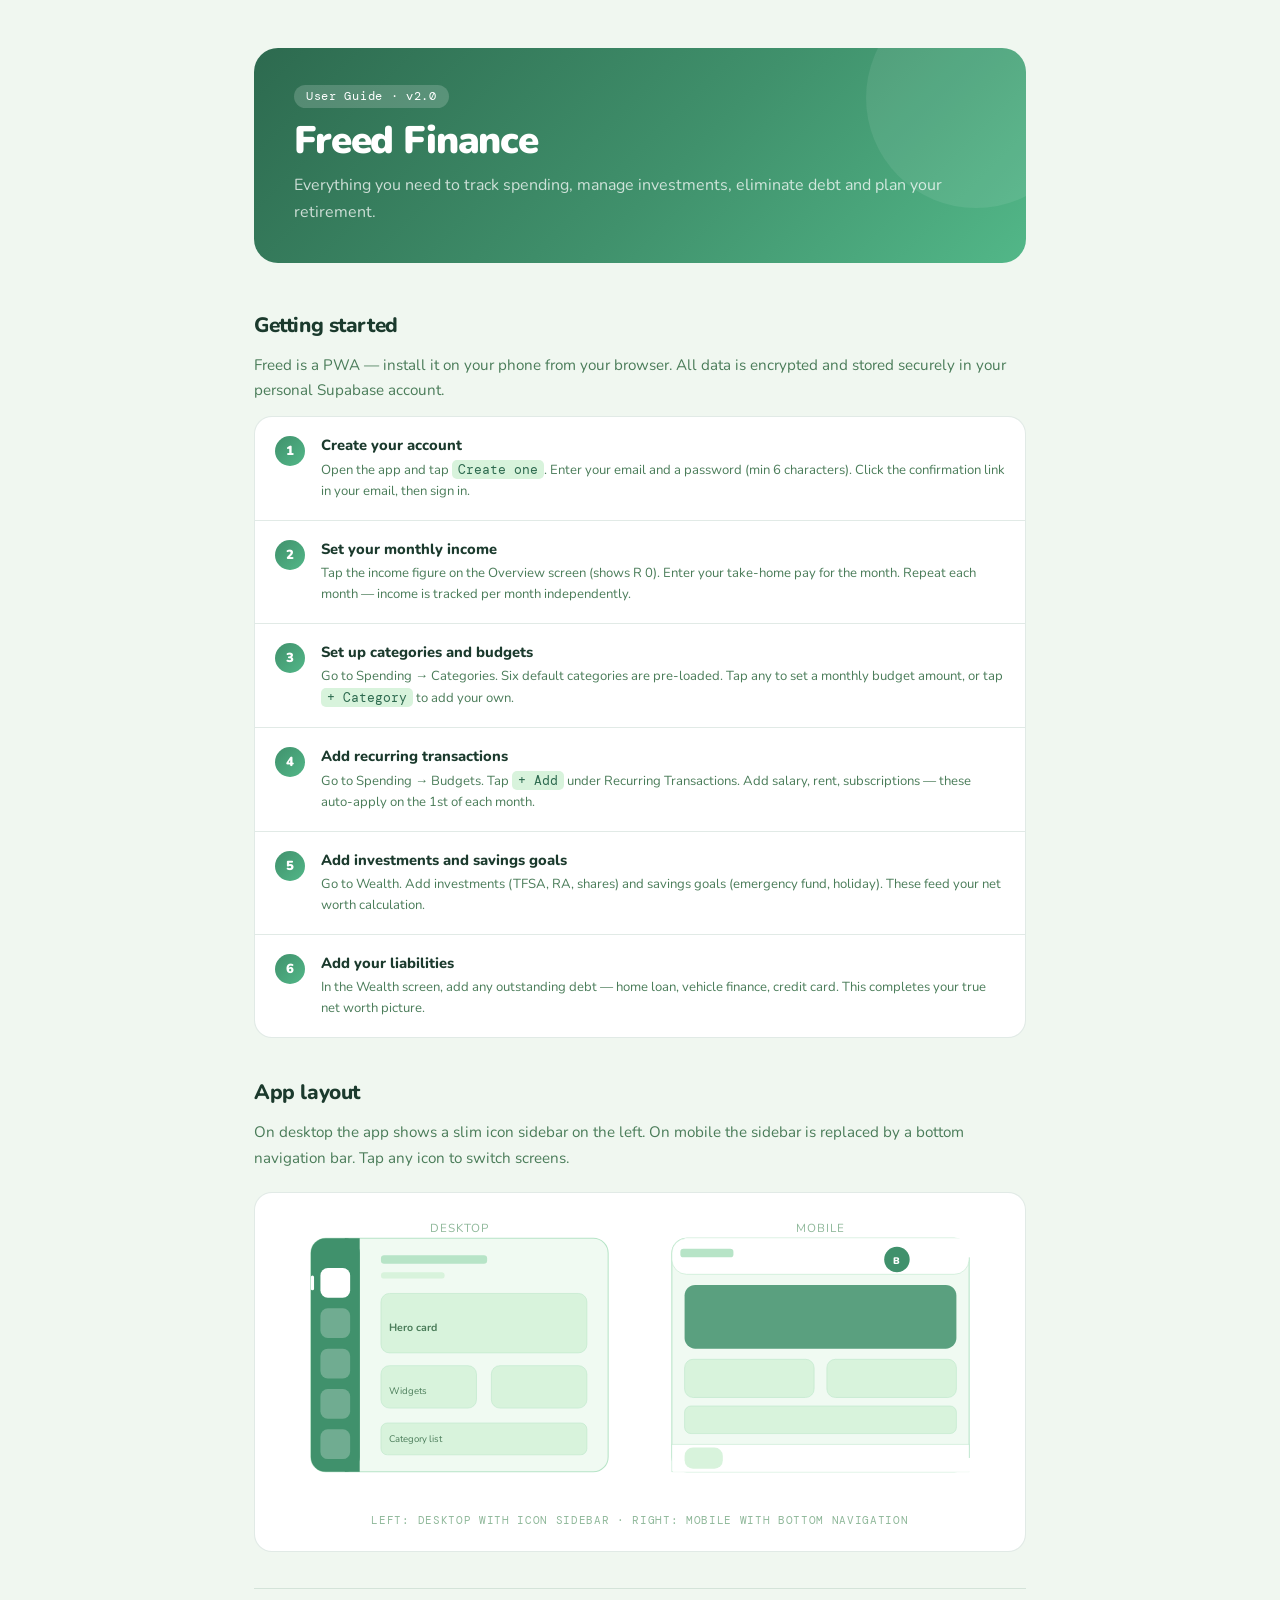
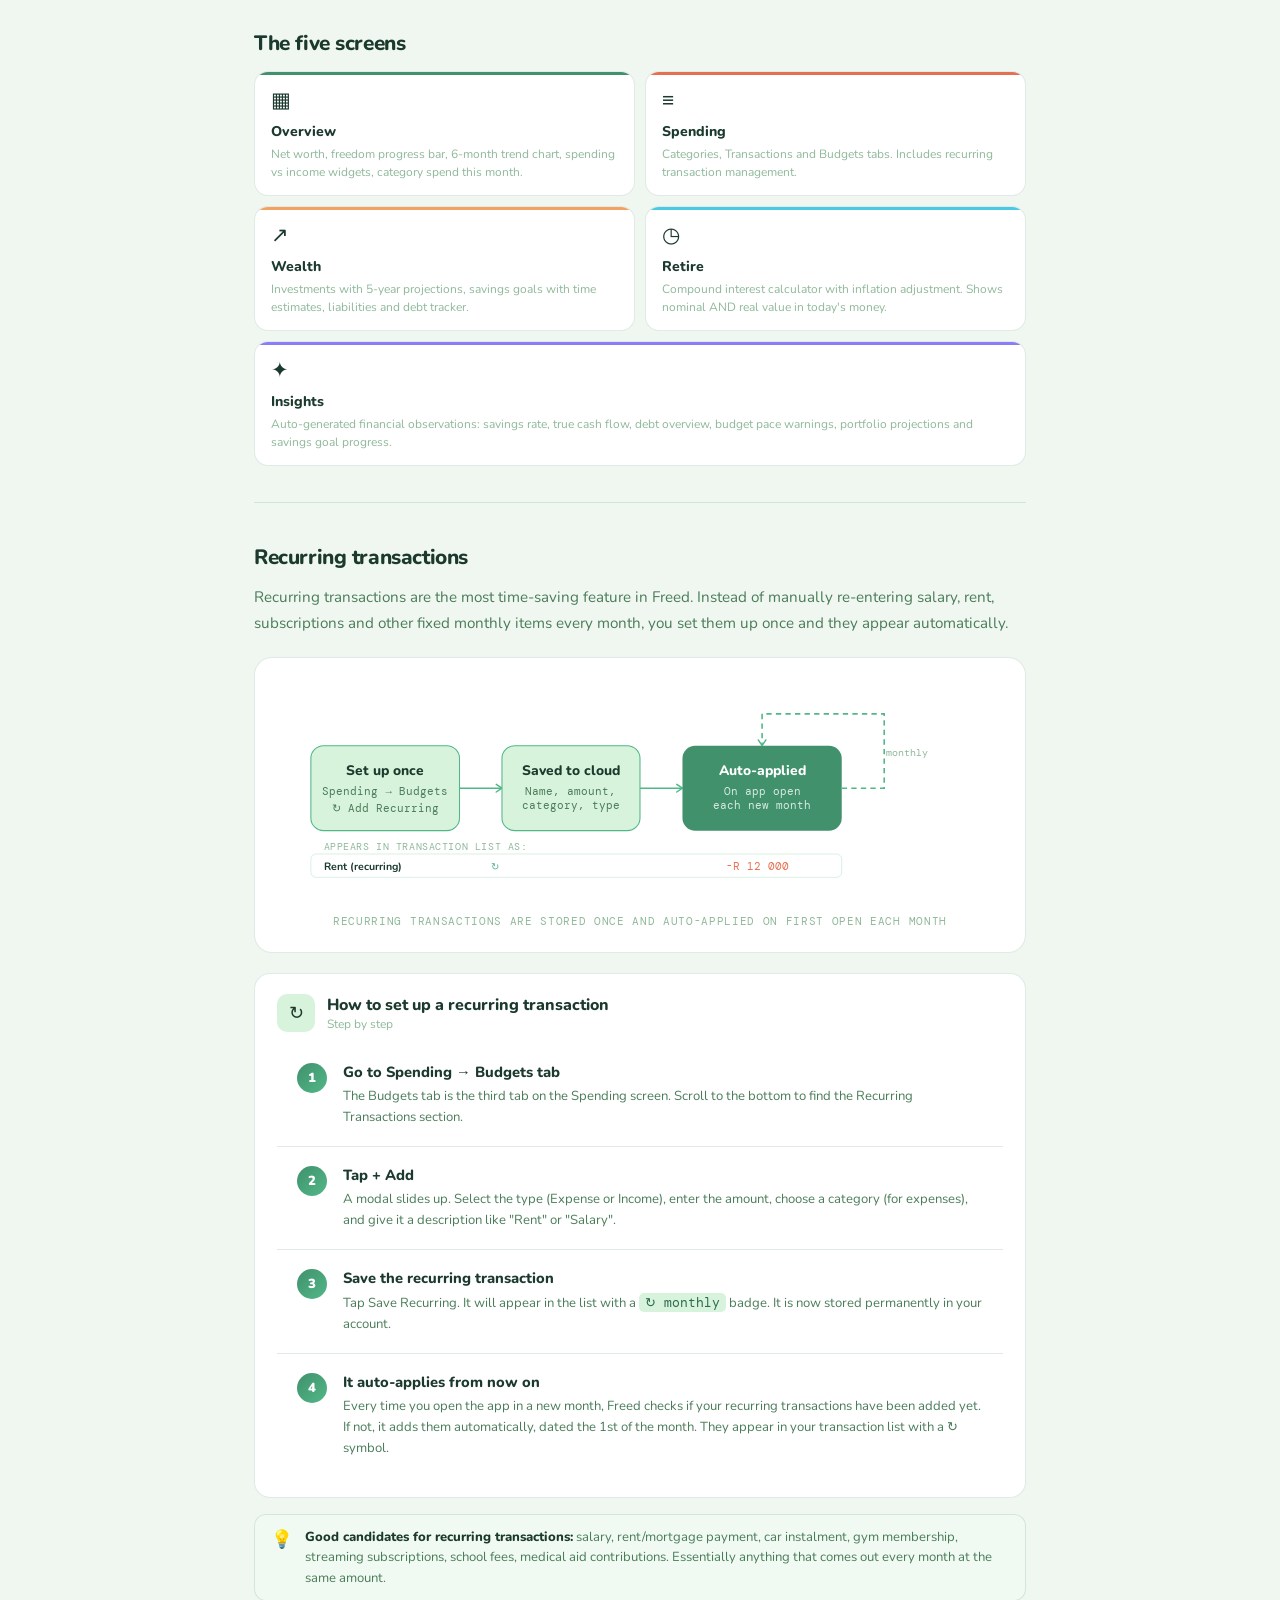
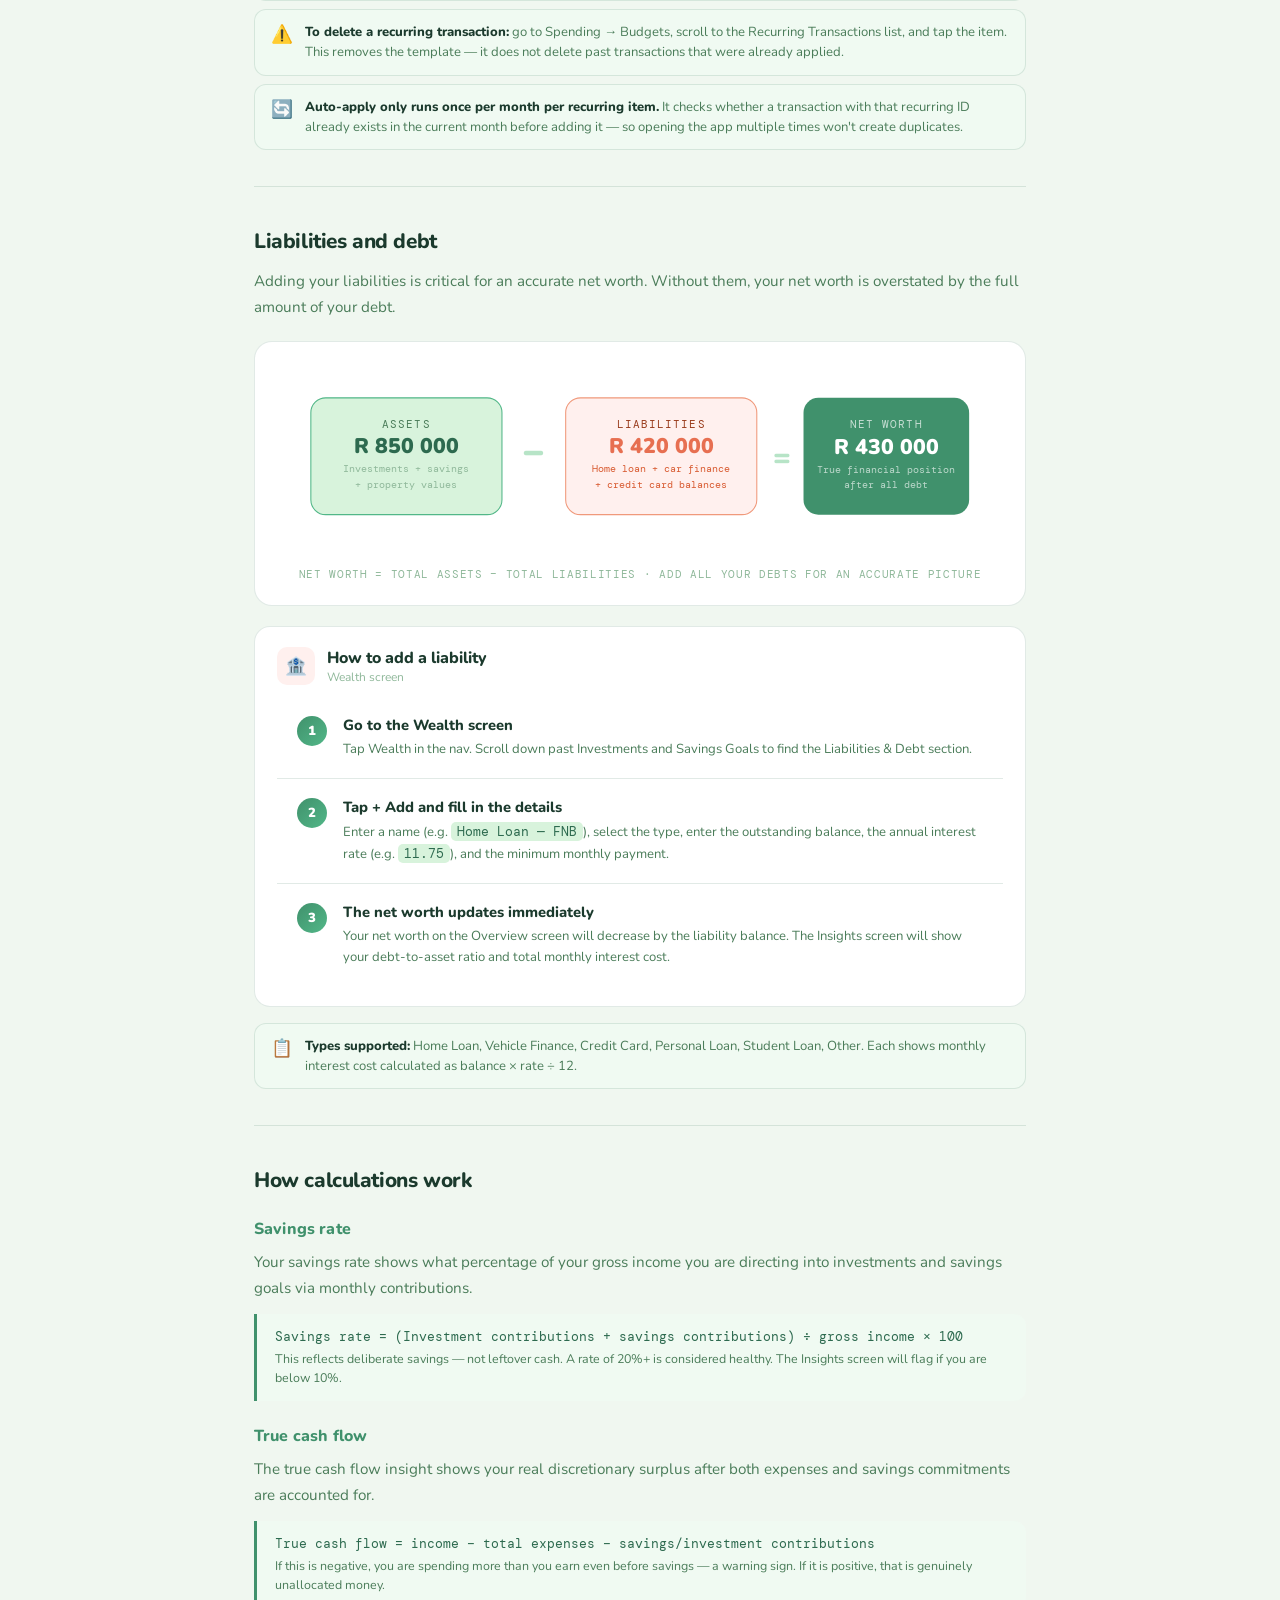
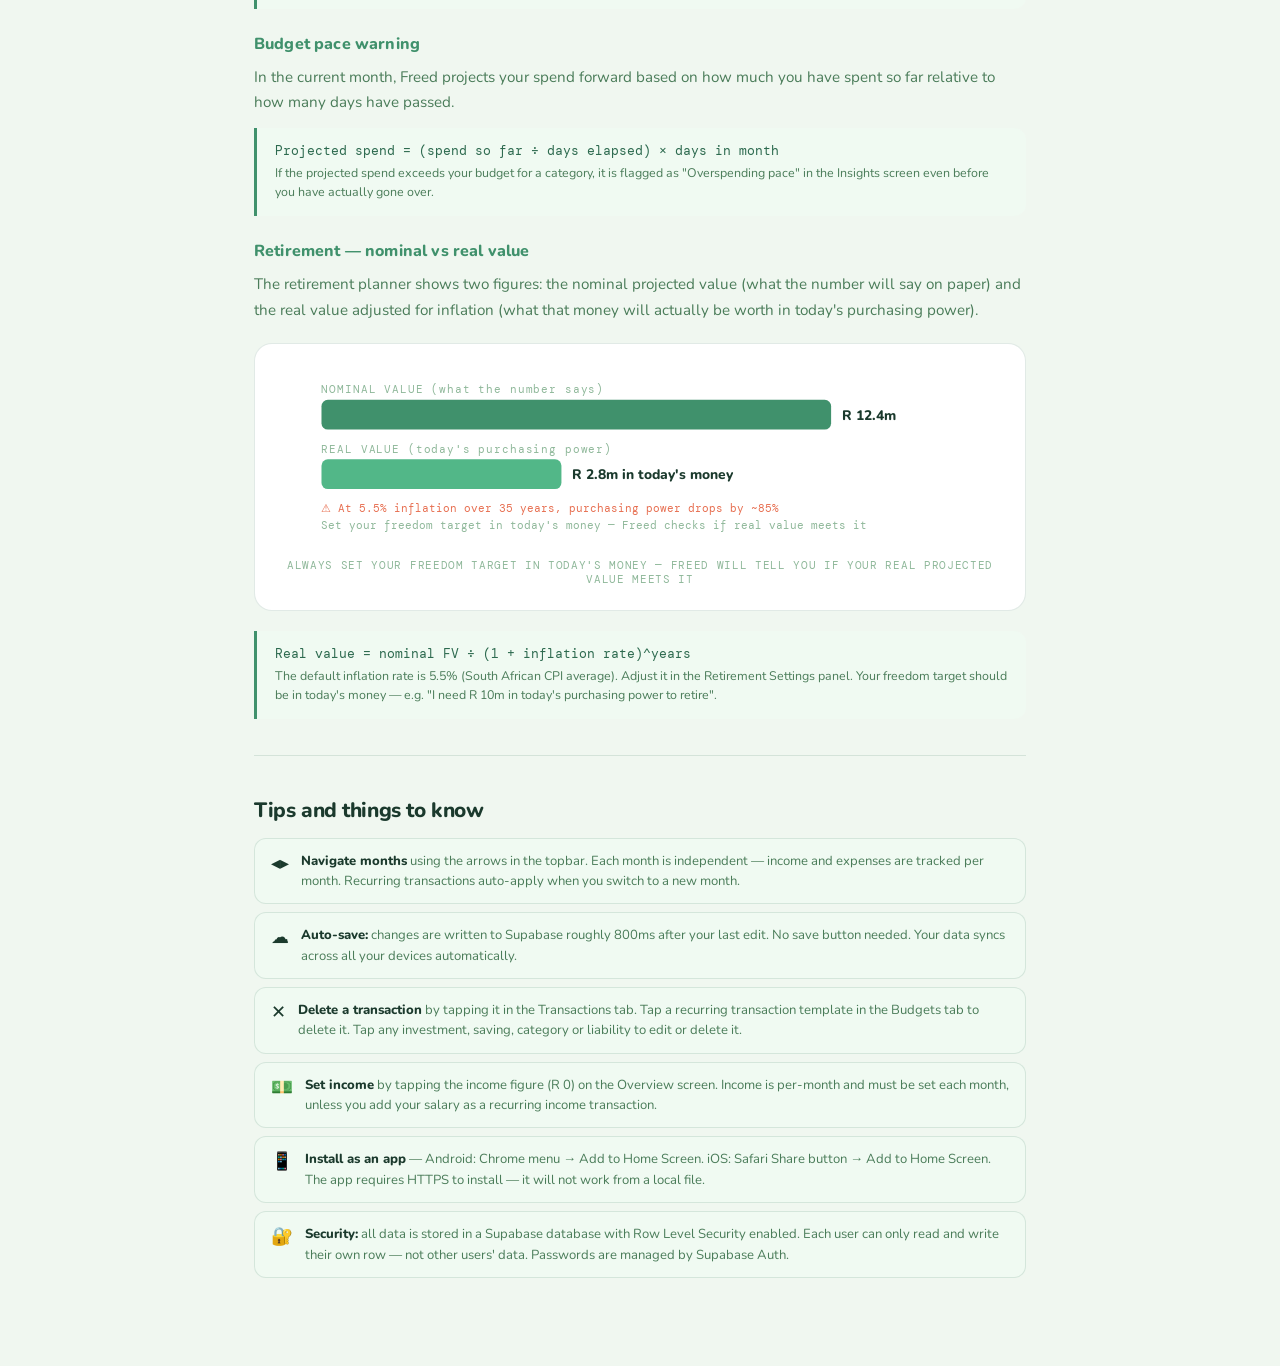
<file: GUIDE.html>
<!DOCTYPE html>
<html lang="en">
<head>
<meta charset="UTF-8"/>
<meta name="viewport" content="width=device-width, initial-scale=1.0"/>
<title>Freed — User Guide</title>
<link rel="preconnect" href="https://fonts.googleapis.com"/>
<link href="https://fonts.googleapis.com/css2?family=Nunito:wght@400;600;700;800;900&family=DM+Mono:wght@300;400&display=swap" rel="stylesheet"/>
<style>
:root {
  --green:  #2d6a4f; --green2: #40916c; --green3: #52b788;
  --green5: #b7e4c7; --green6: #d8f3dc; --green7: #f0faf2;
  --coral:  #e76f51; --amber:  #f4a261;
  --text:   #1b3a2d; --text2:  #4a7c59; --text3:  #8fb89a;
  --bg:     #f0f7f0; --surface: #ffffff;
  --border: rgba(45,106,79,0.14);
  --mono: 'DM Mono', monospace;
  --font: 'Nunito', sans-serif;
}
*, *::before, *::after { box-sizing: border-box; margin: 0; padding: 0; }
body { background: var(--bg); color: var(--text); font-family: var(--font); -webkit-font-smoothing: antialiased; }
.page { max-width: 820px; margin: 0 auto; padding: 48px 24px 80px; }

/* Typography */
h1 { font-size: 2.4rem; font-weight: 900; letter-spacing: -0.03em; color: var(--text); line-height: 1.1; }
h2 { font-size: 1.3rem; font-weight: 800; letter-spacing: -0.02em; color: var(--text); margin: 40px 0 14px; }
h3 { font-size: 1rem; font-weight: 800; color: var(--green2); margin: 24px 0 10px; letter-spacing: 0.01em; }
p  { font-size: 0.95rem; color: var(--text2); line-height: 1.7; margin-bottom: 12px; }
code { font-family: var(--mono); font-size: 0.82rem; background: var(--green6); color: var(--green); padding: 1px 6px; border-radius: 5px; }

/* Hero */
.hero { background: linear-gradient(135deg, var(--green) 0%, var(--green2) 55%, var(--green3) 100%); border-radius: 24px; padding: 36px 40px; margin-bottom: 48px; position: relative; overflow: hidden; }
.hero::before { content: ''; position: absolute; top: -60px; right: -60px; width: 220px; height: 220px; border-radius: 50%; background: rgba(255,255,255,0.08); pointer-events: none; }
.hero h1 { color: white; }
.hero p  { color: rgba(255,255,255,0.75); font-size: 1rem; margin-top: 10px; margin-bottom: 0; }
.hero-badge { display: inline-block; background: rgba(255,255,255,0.18); color: white; font-family: var(--mono); font-size: 0.72rem; padding: 4px 12px; border-radius: 20px; margin-bottom: 12px; letter-spacing: 0.06em; }

/* Section divider */
.divider { height: 1px; background: var(--border); margin: 36px 0; }

/* Step cards */
.steps { display: flex; flex-direction: column; gap: 0; background: var(--surface); border: 1px solid var(--border); border-radius: 18px; overflow: hidden; margin-bottom: 24px; }
.step { display: flex; gap: 16px; padding: 18px 20px; border-bottom: 1px solid var(--border); align-items: flex-start; }
.step:last-child { border-bottom: none; }
.step-num { width: 30px; height: 30px; border-radius: 50%; background: linear-gradient(135deg, var(--green2), var(--green3)); color: white; font-weight: 900; font-size: 0.82rem; display: flex; align-items: center; justify-content: center; flex-shrink: 0; margin-top: 1px; }
.step-body { flex: 1; }
.step-title { font-size: 0.92rem; font-weight: 800; color: var(--text); margin-bottom: 4px; }
.step-desc  { font-size: 0.82rem; color: var(--text2); line-height: 1.6; }

/* Nav card grid */
.nav-grid { display: grid; grid-template-columns: 1fr 1fr; gap: 10px; margin-bottom: 24px; }
.nav-card { background: var(--surface); border: 1px solid var(--border); border-radius: 14px; padding: 14px 16px; position: relative; overflow: hidden; }
.nav-card::before { content: ''; position: absolute; top: 0; left: 0; right: 0; height: 3px; border-radius: 14px 14px 0 0; }
.nc-green::before  { background: var(--green2); }
.nc-coral::before  { background: var(--coral); }
.nc-amber::before  { background: var(--amber); }
.nc-teal::before   { background: #48cae4; }
.nc-violet::before { background: #8b7cf8; }
.nav-card-icon { font-size: 1.3rem; margin-bottom: 8px; }
.nav-card-title { font-size: 0.88rem; font-weight: 800; color: var(--text); margin-bottom: 4px; }
.nav-card-desc  { font-size: 0.75rem; color: var(--text3); line-height: 1.5; }

/* Tip cards */
.tip { display: flex; gap: 12px; background: var(--green7); border: 1px solid var(--border); border-radius: 12px; padding: 12px 16px; margin-bottom: 8px; }
.tip-icon { font-size: 1.1rem; flex-shrink: 0; }
.tip-body { font-size: 0.82rem; color: var(--text2); line-height: 1.55; }
.tip-body strong { font-weight: 800; color: var(--text); }

/* SVG diagram wrapper */
.diagram-wrap { background: var(--surface); border: 1px solid var(--border); border-radius: 18px; padding: 24px; margin: 20px 0; overflow: hidden; }
.diagram-caption { font-family: var(--mono); font-size: 0.7rem; color: var(--text3); text-align: center; margin-top: 14px; letter-spacing: 0.06em; text-transform: uppercase; }

/* Feature highlight */
.feature-box { background: var(--surface); border: 1px solid var(--border); border-radius: 16px; padding: 20px 22px; margin-bottom: 16px; }
.feature-box-header { display: flex; align-items: center; gap: 12px; margin-bottom: 12px; }
.feature-box-icon { width: 38px; height: 38px; border-radius: 10px; display: flex; align-items: center; justify-content: center; font-size: 1.1rem; flex-shrink: 0; }
.feature-box-title { font-size: 1rem; font-weight: 800; color: var(--text); }
.feature-box-subtitle { font-size: 0.75rem; color: var(--text3); }

/* Inline badge */
.badge { display: inline-block; font-family: var(--mono); font-size: 0.68rem; padding: 2px 8px; border-radius: 20px; font-weight: 400; }
.badge-green { background: var(--green6); color: var(--green); }
.badge-coral { background: #fff0ee; color: var(--coral); }
.badge-amber { background: #fff6ee; color: #b86a00; }

/* Calculation explanation */
.calc-box { background: var(--green7); border-left: 3px solid var(--green2); border-radius: 0 12px 12px 0; padding: 14px 18px; margin: 12px 0; }
.calc-formula { font-family: var(--mono); font-size: 0.82rem; color: var(--green); font-weight: 400; margin-bottom: 5px; }
.calc-note { font-size: 0.78rem; color: var(--text2); line-height: 1.5; }

@media (max-width: 600px) {
  .hero { padding: 24px 20px; }
  h1 { font-size: 1.8rem; }
  .nav-grid { grid-template-columns: 1fr; }
  .page { padding: 24px 16px 60px; }
}
</style>
</head>
<body>
<div class="page">

  <!-- HERO -->
  <div class="hero">
    <div class="hero-badge">User Guide · v2.0</div>
    <h1>Freed Finance</h1>
    <p>Everything you need to track spending, manage investments, eliminate debt and plan your retirement.</p>
  </div>

  <!-- GETTING STARTED -->
  <h2>Getting started</h2>
  <p>Freed is a PWA — install it on your phone from your browser. All data is encrypted and stored securely in your personal Supabase account.</p>

  <div class="steps">
    <div class="step"><div class="step-num">1</div><div class="step-body"><div class="step-title">Create your account</div><div class="step-desc">Open the app and tap <code>Create one</code>. Enter your email and a password (min 6 characters). Click the confirmation link in your email, then sign in.</div></div></div>
    <div class="step"><div class="step-num">2</div><div class="step-body"><div class="step-title">Set your monthly income</div><div class="step-desc">Tap the income figure on the Overview screen (shows R 0). Enter your take-home pay for the month. Repeat each month — income is tracked per month independently.</div></div></div>
    <div class="step"><div class="step-num">3</div><div class="step-body"><div class="step-title">Set up categories and budgets</div><div class="step-desc">Go to Spending → Categories. Six default categories are pre-loaded. Tap any to set a monthly budget amount, or tap <code>+ Category</code> to add your own.</div></div></div>
    <div class="step"><div class="step-num">4</div><div class="step-body"><div class="step-title">Add recurring transactions</div><div class="step-desc">Go to Spending → Budgets. Tap <code>+ Add</code> under Recurring Transactions. Add salary, rent, subscriptions — these auto-apply on the 1st of each month.</div></div></div>
    <div class="step"><div class="step-num">5</div><div class="step-body"><div class="step-title">Add investments and savings goals</div><div class="step-desc">Go to Wealth. Add investments (TFSA, RA, shares) and savings goals (emergency fund, holiday). These feed your net worth calculation.</div></div></div>
    <div class="step"><div class="step-num">6</div><div class="step-body"><div class="step-title">Add your liabilities</div><div class="step-desc">In the Wealth screen, add any outstanding debt — home loan, vehicle finance, credit card. This completes your true net worth picture.</div></div></div>
  </div>

  <!-- APP LAYOUT DIAGRAM -->
  <h2>App layout</h2>
  <p>On desktop the app shows a slim icon sidebar on the left. On mobile the sidebar is replaced by a bottom navigation bar. Tap any icon to switch screens.</p>

  <div class="diagram-wrap">
    <svg width="100%" viewBox="0 0 680 260" role="img">
      <title>App layout diagram showing sidebar on desktop and bottom nav on mobile</title>
      <desc>Two panels side by side showing the desktop layout with a green sidebar, and the mobile layout with a bottom nav bar</desc>
      <defs>
        <marker id="arr" viewBox="0 0 10 10" refX="8" refY="5" markerWidth="6" markerHeight="6" orient="auto-start-reverse">
          <path d="M2 1L8 5L2 9" fill="none" stroke="context-stroke" stroke-width="1.5" stroke-linecap="round" stroke-linejoin="round"/>
        </marker>
      </defs>

      <!-- Desktop panel -->
      <rect x="30" y="20" width="280" height="220" rx="14" fill="#f0faf2" stroke="#b7e4c7" stroke-width="1"/>
      <text x="170" y="14" text-anchor="middle" font-family="Nunito,sans-serif" font-size="11" fill="#8fb89a" letter-spacing="0.08em">DESKTOP</text>
      <!-- Sidebar -->
      <rect x="30" y="20" width="46" height="220" rx="14" fill="#40916c"/>
      <rect x="62" y="20" width="14" height="220" fill="#40916c"/>
      <!-- Sidebar icons -->
      <rect x="39" y="48" width="28" height="28" rx="7" fill="white"/>
      <rect x="39" y="86" width="28" height="28" rx="7" fill="rgba(255,255,255,0.25)"/>
      <rect x="39" y="124" width="28" height="28" rx="7" fill="rgba(255,255,255,0.25)"/>
      <rect x="39" y="162" width="28" height="28" rx="7" fill="rgba(255,255,255,0.25)"/>
      <rect x="39" y="200" width="28" height="28" rx="7" fill="rgba(255,255,255,0.25)"/>
      <!-- Active dot -->
      <rect x="30" y="55" width="3" height="14" rx="1.5" fill="white"/>
      <!-- Content area lines -->
      <rect x="96" y="36" width="100" height="8" rx="3" fill="#b7e4c7"/>
      <rect x="96" y="52" width="60" height="6" rx="3" fill="#d8f3dc"/>
      <rect x="96" y="72" width="194" height="56" rx="8" fill="#d8f3dc"/>
      <rect x="96" y="72" width="194" height="56" rx="8" fill="none" stroke="#b7e4c7" stroke-width="0.5"/>
      <rect x="96" y="140" width="90" height="40" rx="8" fill="#d8f3dc" stroke="#b7e4c7" stroke-width="0.5"/>
      <rect x="200" y="140" width="90" height="40" rx="8" fill="#d8f3dc" stroke="#b7e4c7" stroke-width="0.5"/>
      <rect x="96" y="194" width="194" height="30" rx="6" fill="#d8f3dc" stroke="#b7e4c7" stroke-width="0.5"/>
      <!-- Labels -->
      <text x="104" y="107" font-family="Nunito,sans-serif" font-size="10" fill="#4a7c59" font-weight="700">Hero card</text>
      <text x="104" y="167" font-family="Nunito,sans-serif" font-size="9" fill="#4a7c59">Widgets</text>
      <text x="104" y="212" font-family="Nunito,sans-serif" font-size="9" fill="#4a7c59">Category list</text>

      <!-- Mobile panel -->
      <rect x="370" y="20" width="280" height="220" rx="14" fill="#f0faf2" stroke="#b7e4c7" stroke-width="1"/>
      <text x="510" y="14" text-anchor="middle" font-family="Nunito,sans-serif" font-size="11" fill="#8fb89a" letter-spacing="0.08em">MOBILE</text>
      <!-- Top bar -->
      <rect x="370" y="20" width="280" height="34" rx="14" fill="white" stroke="#b7e4c7" stroke-width="0.5"/>
      <rect x="382" y="20" width="280" height="18" fill="white"/>
      <rect x="378" y="30" width="50" height="8" rx="3" fill="#b7e4c7"/>
      <rect x="570" y="28" width="24" height="24" rx="12" fill="#40916c"/>
      <text x="582" y="44" text-anchor="middle" font-family="Nunito,sans-serif" font-size="9" fill="white" font-weight="900">B</text>
      <!-- Content -->
      <rect x="382" y="64" width="256" height="60" rx="10" fill="#40916c" opacity="0.85"/>
      <rect x="382" y="134" width="122" height="36" rx="8" fill="#d8f3dc" stroke="#b7e4c7" stroke-width="0.5"/>
      <rect x="516" y="134" width="122" height="36" rx="8" fill="#d8f3dc" stroke="#b7e4c7" stroke-width="0.5"/>
      <rect x="382" y="178" width="256" height="26" rx="6" fill="#d8f3dc" stroke="#b7e4c7" stroke-width="0.5"/>
      <!-- Bottom nav -->
      <rect x="370" y="214" width="280" height="26" rx="0" fill="white" stroke="#b7e4c7" stroke-width="0.5"/>
      <rect x="371" y="227" width="280" height="13" fill="white"/>
      <rect x="382" y="217" width="36" height="20" rx="8" fill="#d8f3dc"/>
      <rect x="432" y="217" width="36" height="20" rx="6" fill="none"/>
      <rect x="482" y="217" width="36" height="20" rx="6" fill="none"/>
      <rect x="532" y="217" width="36" height="20" rx="6" fill="none"/>
      <rect x="582" y="217" width="36" height="20" rx="6" fill="none"/>
    </svg>
    <div class="diagram-caption">Left: desktop with icon sidebar · Right: mobile with bottom navigation</div>
  </div>

  <div class="divider"></div>

  <!-- THE FIVE SCREENS -->
  <h2>The five screens</h2>
  <div class="nav-grid">
    <div class="nav-card nc-green">
      <div class="nav-card-icon">▦</div>
      <div class="nav-card-title">Overview</div>
      <div class="nav-card-desc">Net worth, freedom progress bar, 6-month trend chart, spending vs income widgets, category spend this month.</div>
    </div>
    <div class="nav-card nc-coral">
      <div class="nav-card-icon">≡</div>
      <div class="nav-card-title">Spending</div>
      <div class="nav-card-desc">Categories, Transactions and Budgets tabs. Includes recurring transaction management.</div>
    </div>
    <div class="nav-card nc-amber">
      <div class="nav-card-icon">↗</div>
      <div class="nav-card-title">Wealth</div>
      <div class="nav-card-desc">Investments with 5-year projections, savings goals with time estimates, liabilities and debt tracker.</div>
    </div>
    <div class="nav-card nc-teal">
      <div class="nav-card-icon">◷</div>
      <div class="nav-card-title">Retire</div>
      <div class="nav-card-desc">Compound interest calculator with inflation adjustment. Shows nominal AND real value in today's money.</div>
    </div>
    <div class="nav-card nc-violet" style="grid-column: 1 / -1">
      <div class="nav-card-icon">✦</div>
      <div class="nav-card-title">Insights</div>
      <div class="nav-card-desc">Auto-generated financial observations: savings rate, true cash flow, debt overview, budget pace warnings, portfolio projections and savings goal progress.</div>
    </div>
  </div>

  <div class="divider"></div>

  <!-- RECURRING TRANSACTIONS — DETAILED -->
  <h2>Recurring transactions</h2>
  <p>Recurring transactions are the most time-saving feature in Freed. Instead of manually re-entering salary, rent, subscriptions and other fixed monthly items every month, you set them up once and they appear automatically.</p>

  <!-- How it works diagram -->
  <div class="diagram-wrap">
    <svg width="100%" viewBox="0 0 680 200" role="img">
      <title>Recurring transaction flow: set once, auto-applied each month</title>
      <desc>A diagram showing how a recurring transaction is set up once and then automatically applied to each subsequent month</desc>
      <defs>
        <marker id="arr2" viewBox="0 0 10 10" refX="8" refY="5" markerWidth="6" markerHeight="6" orient="auto-start-reverse">
          <path d="M2 1L8 5L2 9" fill="none" stroke="context-stroke" stroke-width="1.5" stroke-linecap="round" stroke-linejoin="round"/>
        </marker>
      </defs>

      <!-- Step 1: Set up -->
      <rect x="30" y="60" width="140" height="80" rx="12" fill="#d8f3dc" stroke="#52b788" stroke-width="1"/>
      <text x="100" y="88" text-anchor="middle" font-family="Nunito,sans-serif" font-size="13" font-weight="800" fill="#1b3a2d">Set up once</text>
      <text x="100" y="106" text-anchor="middle" font-family="DM Mono,monospace" font-size="10" fill="#4a7c59">Spending → Budgets</text>
      <text x="100" y="122" text-anchor="middle" font-family="DM Mono,monospace" font-size="10" fill="#4a7c59">↻ Add Recurring</text>

      <!-- Arrow 1 -->
      <line x1="170" y1="100" x2="210" y2="100" stroke="#52b788" stroke-width="1.5" marker-end="url(#arr2)"/>

      <!-- Step 2: Stored -->
      <rect x="210" y="60" width="130" height="80" rx="12" fill="#d8f3dc" stroke="#52b788" stroke-width="1"/>
      <text x="275" y="88" text-anchor="middle" font-family="Nunito,sans-serif" font-size="13" font-weight="800" fill="#1b3a2d">Saved to cloud</text>
      <text x="275" y="106" text-anchor="middle" font-family="DM Mono,monospace" font-size="10" fill="#4a7c59">Name, amount,</text>
      <text x="275" y="120" text-anchor="middle" font-family="DM Mono,monospace" font-size="10" fill="#4a7c59">category, type</text>

      <!-- Arrow 2 -->
      <line x1="340" y1="100" x2="380" y2="100" stroke="#52b788" stroke-width="1.5" marker-end="url(#arr2)"/>

      <!-- Step 3: Auto-apply -->
      <rect x="380" y="60" width="150" height="80" rx="12" fill="#40916c"/>
      <text x="455" y="88" text-anchor="middle" font-family="Nunito,sans-serif" font-size="13" font-weight="800" fill="white">Auto-applied</text>
      <text x="455" y="106" text-anchor="middle" font-family="DM Mono,monospace" font-size="10" fill="rgba(255,255,255,0.8)">On app open</text>
      <text x="455" y="120" text-anchor="middle" font-family="DM Mono,monospace" font-size="10" fill="rgba(255,255,255,0.8)">each new month</text>

      <!-- Return arrow (loop) -->
      <path d="M530 100 L570 100 L570 30 L455 30 L455 60" fill="none" stroke="#52b788" stroke-width="1.5" stroke-dasharray="5 4" marker-end="url(#arr2)"/>
      <text x="572" y="70" font-family="DM Mono,monospace" font-size="9" fill="#8fb89a" text-anchor="start">monthly</text>

      <!-- Recurring badge appears in transaction list -->
      <rect x="30" y="162" width="500" height="22" rx="5" fill="white" stroke="#b7e4c7" stroke-width="0.5"/>
      <text x="42" y="177" font-family="Nunito,sans-serif" font-size="10" font-weight="700" fill="#1b3a2d">Rent (recurring)</text>
      <text x="200" y="177" font-family="DM Mono,monospace" font-size="9" fill="#52b788">↻</text>
      <text x="480" y="177" text-anchor="end" font-family="DM Mono,monospace" font-size="10" fill="#e76f51">-R 12 000</text>
      <text x="42" y="158" font-family="DM Mono,monospace" font-size="9" fill="#8fb89a" letter-spacing="0.06em">APPEARS IN TRANSACTION LIST AS:</text>
    </svg>
    <div class="diagram-caption">Recurring transactions are stored once and auto-applied on first open each month</div>
  </div>

  <div class="feature-box">
    <div class="feature-box-header">
      <div class="feature-box-icon" style="background:#d8f3dc">↻</div>
      <div><div class="feature-box-title">How to set up a recurring transaction</div><div class="feature-box-subtitle">Step by step</div></div>
    </div>
    <div class="steps" style="border:none;border-radius:0;margin:0">
      <div class="step" style="border-bottom:1px solid var(--border)"><div class="step-num">1</div><div class="step-body"><div class="step-title">Go to Spending → Budgets tab</div><div class="step-desc">The Budgets tab is the third tab on the Spending screen. Scroll to the bottom to find the Recurring Transactions section.</div></div></div>
      <div class="step" style="border-bottom:1px solid var(--border)"><div class="step-num">2</div><div class="step-body"><div class="step-title">Tap + Add</div><div class="step-desc">A modal slides up. Select the type (Expense or Income), enter the amount, choose a category (for expenses), and give it a description like "Rent" or "Salary".</div></div></div>
      <div class="step" style="border-bottom:1px solid var(--border)"><div class="step-num">3</div><div class="step-body"><div class="step-title">Save the recurring transaction</div><div class="step-desc">Tap Save Recurring. It will appear in the list with a <code>↻ monthly</code> badge. It is now stored permanently in your account.</div></div></div>
      <div class="step"><div class="step-num">4</div><div class="step-body"><div class="step-title">It auto-applies from now on</div><div class="step-desc">Every time you open the app in a new month, Freed checks if your recurring transactions have been added yet. If not, it adds them automatically, dated the 1st of the month. They appear in your transaction list with a ↻ symbol.</div></div></div>
    </div>
  </div>

  <div class="tip"><div class="tip-icon">💡</div><div class="tip-body"><strong>Good candidates for recurring transactions:</strong> salary, rent/mortgage payment, car instalment, gym membership, streaming subscriptions, school fees, medical aid contributions. Essentially anything that comes out every month at the same amount.</div></div>
  <div class="tip"><div class="tip-icon">⚠️</div><div class="tip-body"><strong>To delete a recurring transaction:</strong> go to Spending → Budgets, scroll to the Recurring Transactions list, and tap the item. This removes the template — it does not delete past transactions that were already applied.</div></div>
  <div class="tip"><div class="tip-icon">🔄</div><div class="tip-body"><strong>Auto-apply only runs once per month per recurring item.</strong> It checks whether a transaction with that recurring ID already exists in the current month before adding it — so opening the app multiple times won't create duplicates.</div></div>

  <div class="divider"></div>

  <!-- LIABILITIES -->
  <h2>Liabilities and debt</h2>
  <p>Adding your liabilities is critical for an accurate net worth. Without them, your net worth is overstated by the full amount of your debt.</p>

  <div class="diagram-wrap">
    <svg width="100%" viewBox="0 0 680 170" role="img">
      <title>Net worth calculation: assets minus liabilities</title>
      <desc>Formula showing net worth equals total assets minus total liabilities</desc>
      <!-- Assets box -->
      <rect x="30" y="30" width="180" height="110" rx="14" fill="#d8f3dc" stroke="#52b788" stroke-width="1"/>
      <text x="120" y="58" text-anchor="middle" font-family="DM Mono,monospace" font-size="10" fill="#4a7c59" letter-spacing="0.1em">ASSETS</text>
      <text x="120" y="82" text-anchor="middle" font-family="Nunito,sans-serif" font-size="20" font-weight="900" fill="#2d6a4f">R 850 000</text>
      <text x="120" y="100" text-anchor="middle" font-family="DM Mono,monospace" font-size="9" fill="#8fb89a">Investments + savings</text>
      <text x="120" y="115" text-anchor="middle" font-family="DM Mono,monospace" font-size="9" fill="#8fb89a">+ property values</text>

      <!-- Minus sign -->
      <text x="240" y="92" text-anchor="middle" font-family="Nunito,sans-serif" font-size="36" font-weight="900" fill="#b7e4c7">−</text>

      <!-- Liabilities box -->
      <rect x="270" y="30" width="180" height="110" rx="14" fill="#fff0ee" stroke="#f0997b" stroke-width="1"/>
      <text x="360" y="58" text-anchor="middle" font-family="DM Mono,monospace" font-size="10" fill="#993c1d" letter-spacing="0.1em">LIABILITIES</text>
      <text x="360" y="82" text-anchor="middle" font-family="Nunito,sans-serif" font-size="20" font-weight="900" fill="#e76f51">R 420 000</text>
      <text x="360" y="100" text-anchor="middle" font-family="DM Mono,monospace" font-size="9" fill="#d85a30">Home loan + car finance</text>
      <text x="360" y="115" text-anchor="middle" font-family="DM Mono,monospace" font-size="9" fill="#d85a30">+ credit card balances</text>

      <!-- Equals sign -->
      <text x="474" y="95" text-anchor="middle" font-family="Nunito,sans-serif" font-size="28" font-weight="900" fill="#b7e4c7">=</text>

      <!-- Net worth box -->
      <rect x="494" y="30" width="156" height="110" rx="14" fill="#40916c"/>
      <text x="572" y="58" text-anchor="middle" font-family="DM Mono,monospace" font-size="10" fill="rgba(255,255,255,0.7)" letter-spacing="0.1em">NET WORTH</text>
      <text x="572" y="83" text-anchor="middle" font-family="Nunito,sans-serif" font-size="20" font-weight="900" fill="white">R 430 000</text>
      <text x="572" y="101" text-anchor="middle" font-family="DM Mono,monospace" font-size="9" fill="rgba(255,255,255,0.65)">True financial position</text>
      <text x="572" y="115" text-anchor="middle" font-family="DM Mono,monospace" font-size="9" fill="rgba(255,255,255,0.65)">after all debt</text>
    </svg>
    <div class="diagram-caption">Net worth = total assets − total liabilities · Add all your debts for an accurate picture</div>
  </div>

  <div class="feature-box">
    <div class="feature-box-header">
      <div class="feature-box-icon" style="background:#fff0ee">🏦</div>
      <div><div class="feature-box-title">How to add a liability</div><div class="feature-box-subtitle">Wealth screen</div></div>
    </div>
    <div class="steps" style="border:none;border-radius:0;margin:0">
      <div class="step" style="border-bottom:1px solid var(--border)"><div class="step-num">1</div><div class="step-body"><div class="step-title">Go to the Wealth screen</div><div class="step-desc">Tap Wealth in the nav. Scroll down past Investments and Savings Goals to find the Liabilities &amp; Debt section.</div></div></div>
      <div class="step" style="border-bottom:1px solid var(--border)"><div class="step-num">2</div><div class="step-body"><div class="step-title">Tap + Add and fill in the details</div><div class="step-desc">Enter a name (e.g. <code>Home Loan — FNB</code>), select the type, enter the outstanding balance, the annual interest rate (e.g. <code>11.75</code>), and the minimum monthly payment.</div></div></div>
      <div class="step"><div class="step-num">3</div><div class="step-body"><div class="step-title">The net worth updates immediately</div><div class="step-desc">Your net worth on the Overview screen will decrease by the liability balance. The Insights screen will show your debt-to-asset ratio and total monthly interest cost.</div></div></div>
    </div>
  </div>

  <div class="tip"><div class="tip-icon">📋</div><div class="tip-body"><strong>Types supported:</strong> Home Loan, Vehicle Finance, Credit Card, Personal Loan, Student Loan, Other. Each shows monthly interest cost calculated as balance × rate ÷ 12.</div></div>

  <div class="divider"></div>

  <!-- CALCULATIONS EXPLAINED -->
  <h2>How calculations work</h2>

  <h3>Savings rate</h3>
  <p>Your savings rate shows what percentage of your gross income you are directing into investments and savings goals via monthly contributions.</p>
  <div class="calc-box">
    <div class="calc-formula">Savings rate = (Investment contributions + savings contributions) ÷ gross income × 100</div>
    <div class="calc-note">This reflects deliberate savings — not leftover cash. A rate of 20%+ is considered healthy. The Insights screen will flag if you are below 10%.</div>
  </div>

  <h3>True cash flow</h3>
  <p>The true cash flow insight shows your real discretionary surplus after both expenses and savings commitments are accounted for.</p>
  <div class="calc-box">
    <div class="calc-formula">True cash flow = income − total expenses − savings/investment contributions</div>
    <div class="calc-note">If this is negative, you are spending more than you earn even before savings — a warning sign. If it is positive, that is genuinely unallocated money.</div>
  </div>

  <h3>Budget pace warning</h3>
  <p>In the current month, Freed projects your spend forward based on how much you have spent so far relative to how many days have passed.</p>
  <div class="calc-box">
    <div class="calc-formula">Projected spend = (spend so far ÷ days elapsed) × days in month</div>
    <div class="calc-note">If the projected spend exceeds your budget for a category, it is flagged as "Overspending pace" in the Insights screen even before you have actually gone over.</div>
  </div>

  <h3>Retirement — nominal vs real value</h3>
  <p>The retirement planner shows two figures: the nominal projected value (what the number will say on paper) and the real value adjusted for inflation (what that money will actually be worth in today's purchasing power).</p>

  <div class="diagram-wrap">
    <svg width="100%" viewBox="0 0 680 160" role="img">
      <title>Retirement nominal vs real value diagram</title>
      <desc>Two bars showing nominal value much larger than inflation-adjusted real value over 35 years</desc>
      <!-- Labels -->
      <text x="40" y="24" font-family="DM Mono,monospace" font-size="10" fill="#8fb89a" letter-spacing="0.08em">NOMINAL VALUE (what the number says)</text>
      <text x="40" y="80" font-family="DM Mono,monospace" font-size="10" fill="#8fb89a" letter-spacing="0.08em">REAL VALUE (today's purchasing power)</text>

      <!-- Nominal bar -->
      <rect x="40" y="30" width="480" height="28" rx="6" fill="#40916c"/>
      <text x="530" y="49" font-family="Nunito,sans-serif" font-size="13" font-weight="800" fill="#1b3a2d">R 12.4m</text>

      <!-- Real bar (much shorter — inflation erodes ~50% over 35yr at 5.5%) -->
      <rect x="40" y="86" width="226" height="28" rx="6" fill="#52b788"/>
      <text x="276" y="105" font-family="Nunito,sans-serif" font-size="13" font-weight="800" fill="#1b3a2d">R 2.8m in today's money</text>

      <!-- Inflation note -->
      <text x="40" y="136" font-family="DM Mono,monospace" font-size="10" fill="#e76f51">⚠ At 5.5% inflation over 35 years, purchasing power drops by ~85%</text>
      <text x="40" y="152" font-family="DM Mono,monospace" font-size="10" fill="#8fb89a">Set your freedom target in today's money — Freed checks if real value meets it</text>
    </svg>
    <div class="diagram-caption">Always set your freedom target in today's money — Freed will tell you if your real projected value meets it</div>
  </div>

  <div class="calc-box">
    <div class="calc-formula">Real value = nominal FV ÷ (1 + inflation rate)^years</div>
    <div class="calc-note">The default inflation rate is 5.5% (South African CPI average). Adjust it in the Retirement Settings panel. Your freedom target should be in today's money — e.g. "I need R 10m in today's purchasing power to retire".</div>
  </div>

  <div class="divider"></div>

  <!-- TIPS -->
  <h2>Tips and things to know</h2>

  <div class="tip"><div class="tip-icon">◂▸</div><div class="tip-body"><strong>Navigate months</strong> using the arrows in the topbar. Each month is independent — income and expenses are tracked per month. Recurring transactions auto-apply when you switch to a new month.</div></div>
  <div class="tip"><div class="tip-icon">☁</div><div class="tip-body"><strong>Auto-save:</strong> changes are written to Supabase roughly 800ms after your last edit. No save button needed. Your data syncs across all your devices automatically.</div></div>
  <div class="tip"><div class="tip-icon">✕</div><div class="tip-body"><strong>Delete a transaction</strong> by tapping it in the Transactions tab. Tap a recurring transaction template in the Budgets tab to delete it. Tap any investment, saving, category or liability to edit or delete it.</div></div>
  <div class="tip"><div class="tip-icon">💵</div><div class="tip-body"><strong>Set income</strong> by tapping the income figure (R 0) on the Overview screen. Income is per-month and must be set each month, unless you add your salary as a recurring income transaction.</div></div>
  <div class="tip"><div class="tip-icon">📱</div><div class="tip-body"><strong>Install as an app</strong> — Android: Chrome menu → Add to Home Screen. iOS: Safari Share button → Add to Home Screen. The app requires HTTPS to install — it will not work from a local file.</div></div>
  <div class="tip"><div class="tip-icon">🔐</div><div class="tip-body"><strong>Security:</strong> all data is stored in a Supabase database with Row Level Security enabled. Each user can only read and write their own row — not other users' data. Passwords are managed by Supabase Auth.</div></div>

</div>
</body>
</html>
</file>
